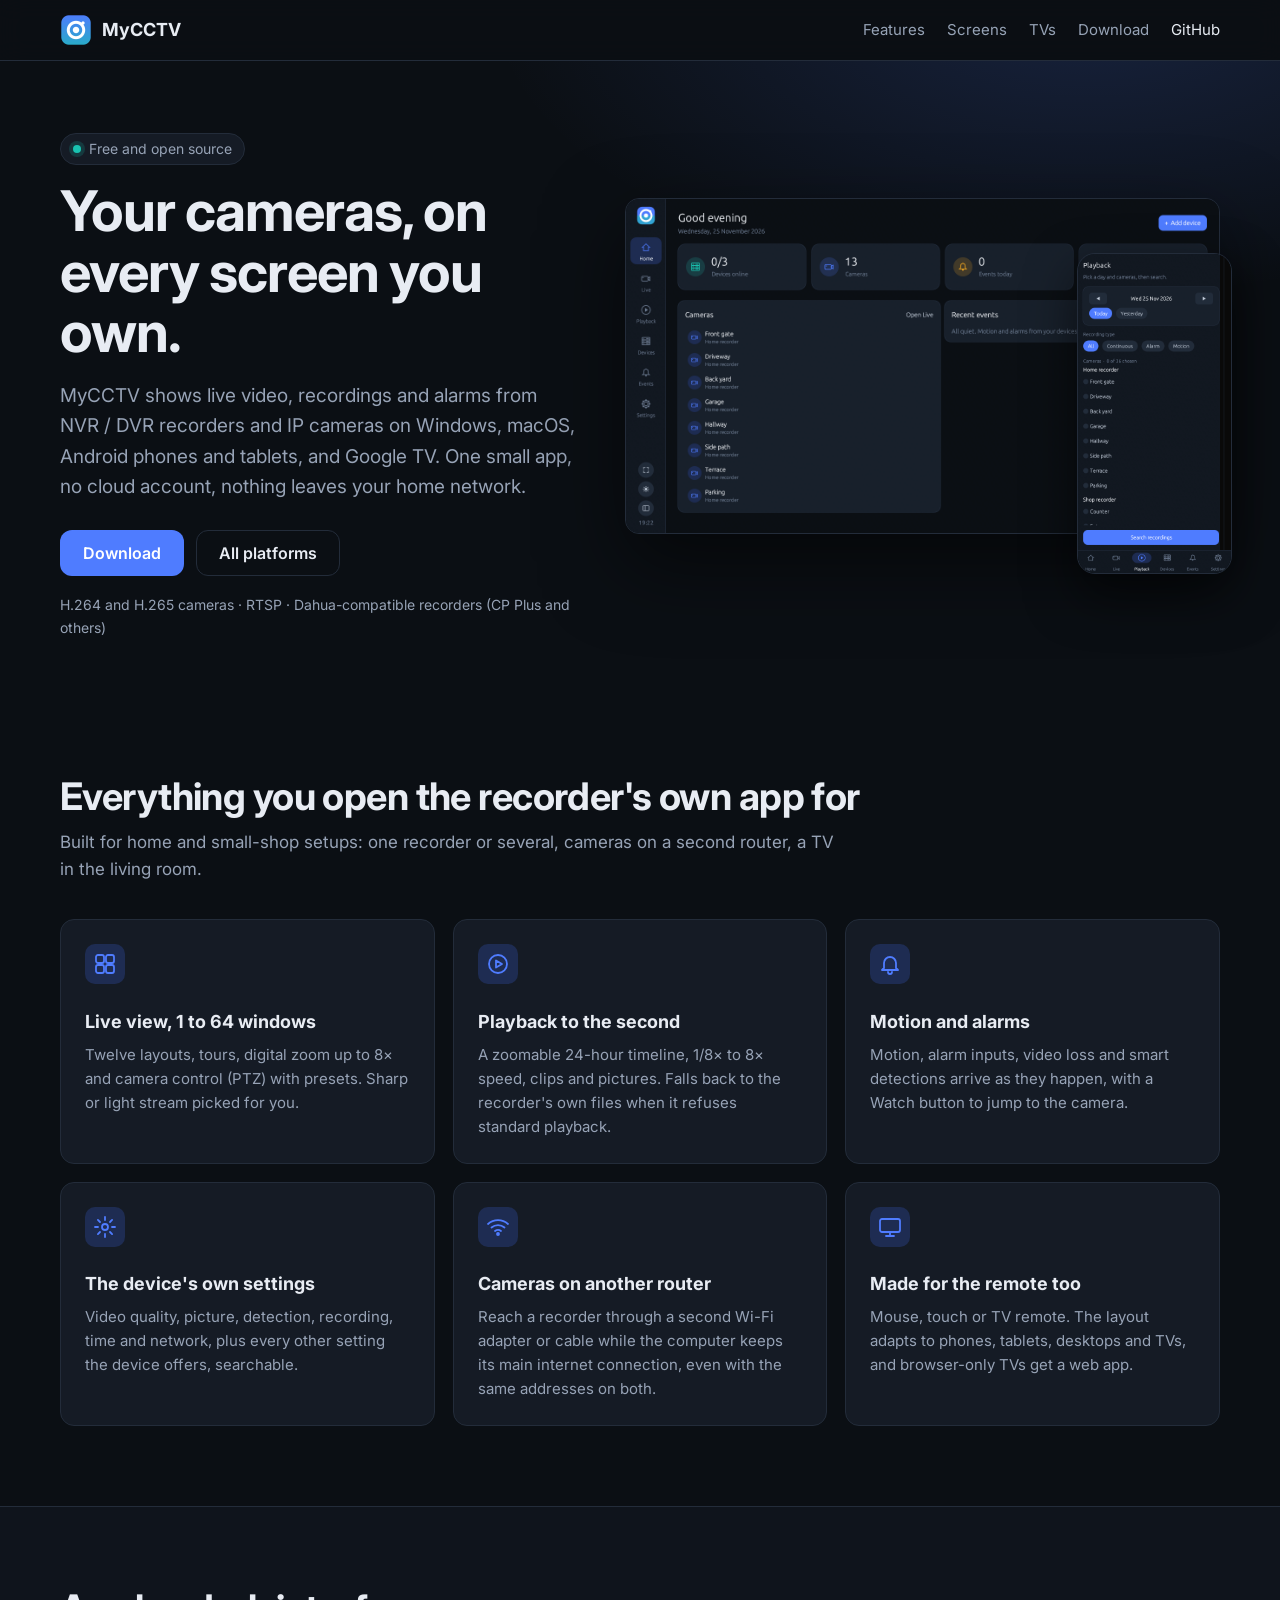
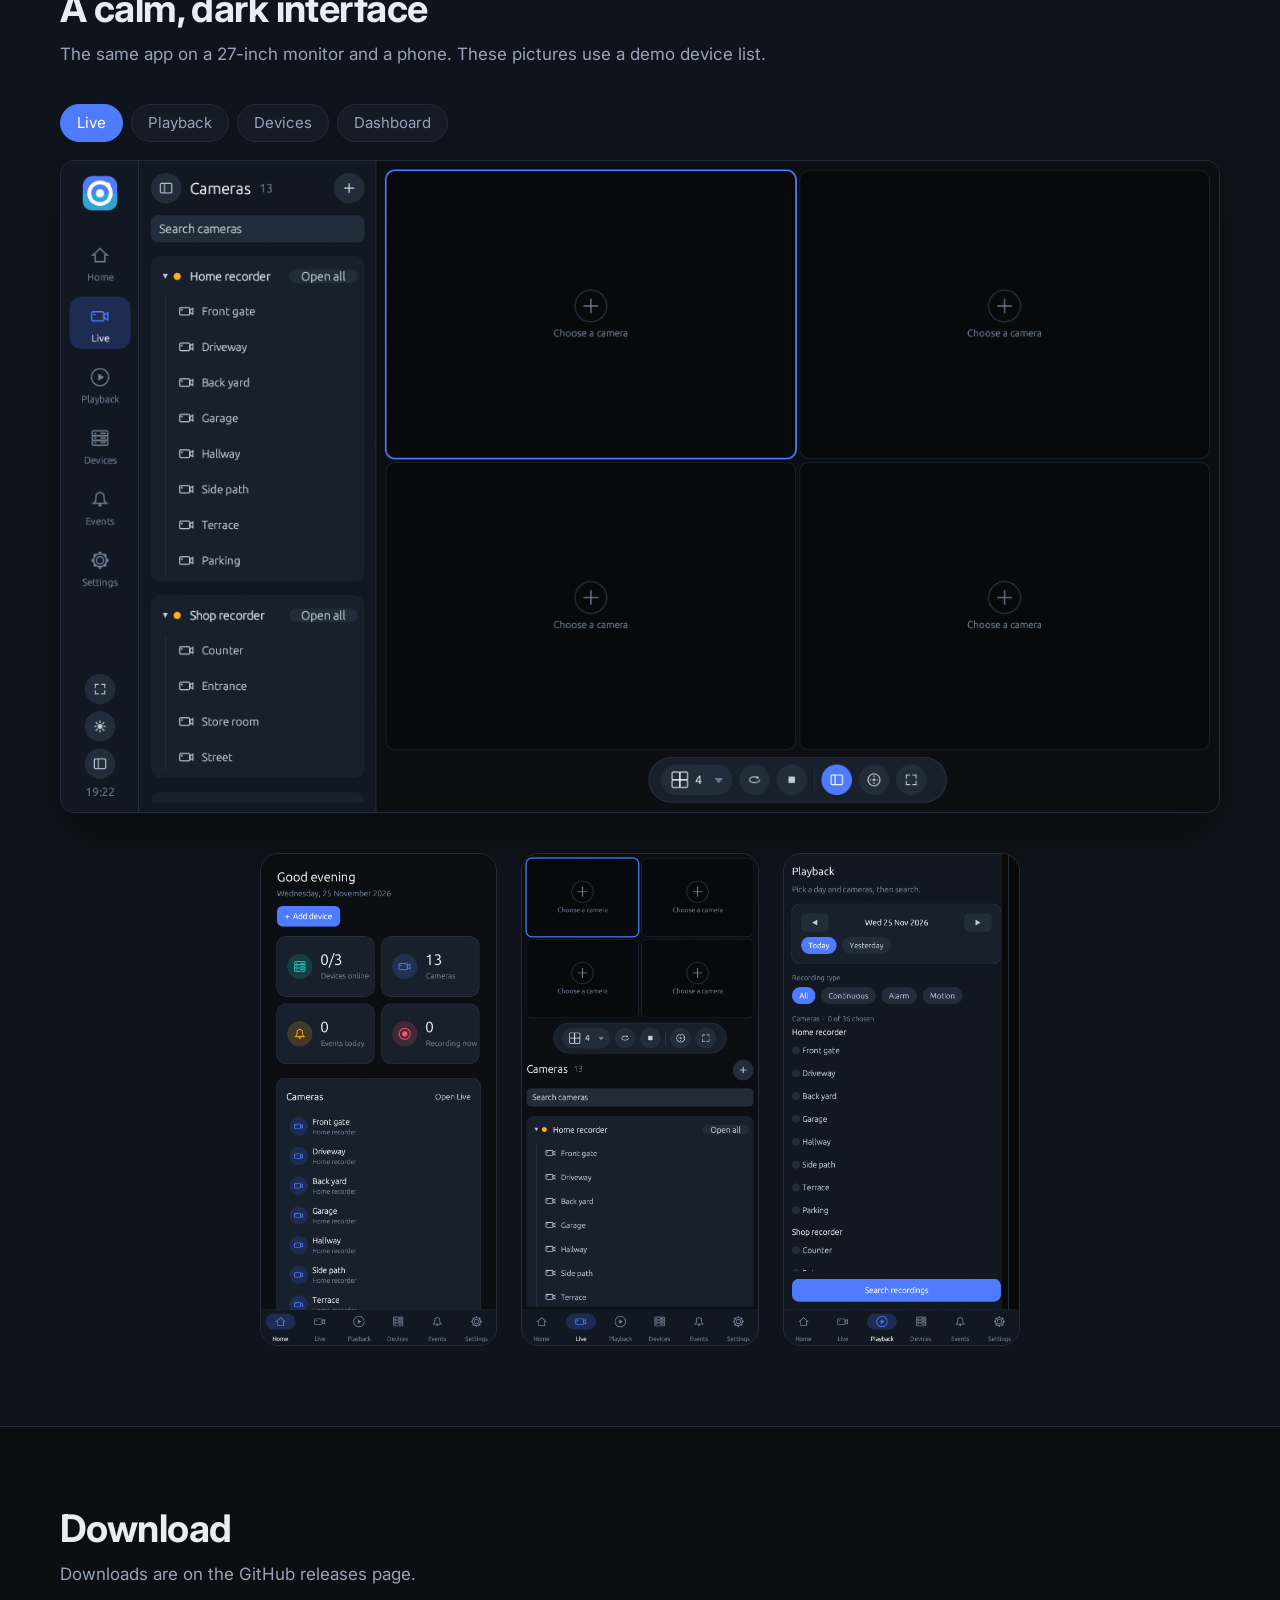
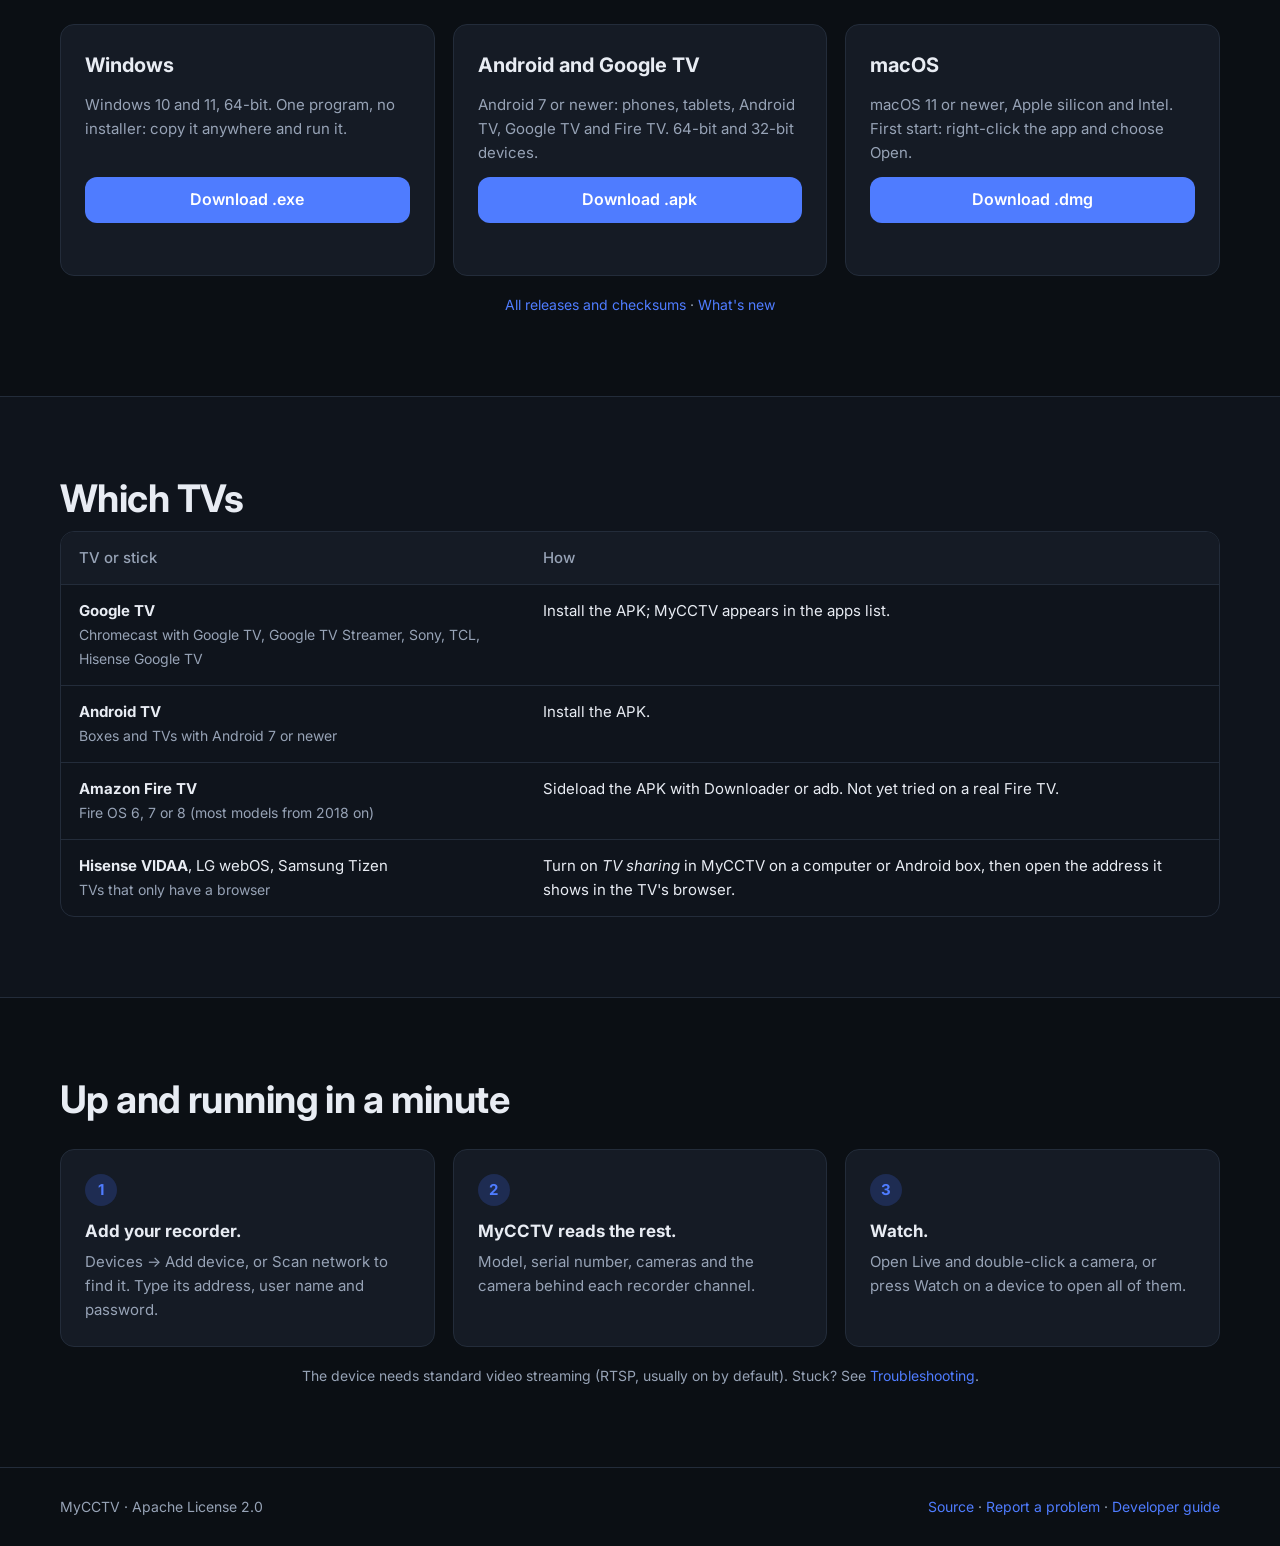
<file: site/index.html>
<!doctype html>
<html lang="en">
<head>
  <meta charset="utf-8">
  <meta name="viewport" content="width=device-width, initial-scale=1">
  <title>MyCCTV — camera and recorder viewer</title>
  <meta name="description" content="Watch your NVR, DVR and IP cameras live, play back recordings and get alarms on Windows, macOS, Android phones and Google TV. Free and open source.">
  <meta name="theme-color" content="#0B0F14">
  <meta property="og:title" content="MyCCTV — camera and recorder viewer">
  <meta property="og:description" content="Live view, playback and alarms for NVR/DVR recorders and IP cameras on Windows, macOS, Android and Google TV.">
  <meta property="og:image" content="img/desktop-home.png">
  <link rel="icon" type="image/png" href="img/icon.png">
  <link rel="preconnect" href="https://fonts.googleapis.com">
  <link rel="preconnect" href="https://fonts.gstatic.com" crossorigin>
  <link href="https://fonts.googleapis.com/css2?family=Inter:wght@400;500;600;700&display=swap" rel="stylesheet">
  <link rel="stylesheet" href="style.css">
</head>
<body>
  <header class="nav">
    <div class="wrap nav-row">
      <a class="brand" href="#top"><img src="img/icon.png" alt="" width="32" height="32"> MyCCTV</a>
      <nav class="nav-links" aria-label="Sections">
        <a href="#features">Features</a>
        <a href="#screens">Screens</a>
        <a href="#tvs">TVs</a>
        <a href="#download">Download</a>
        <a href="https://github.com/toolsbyjs/My_CCTV_Viewer" class="gh">GitHub</a>
      </nav>
    </div>
  </header>

  <main id="top">
    <section class="hero">
      <div class="wrap hero-grid">
        <div class="hero-copy">
          <p class="eyebrow"><span class="dot"></span> Free and open source</p>
          <h1>Your cameras, on every screen you own.</h1>
          <p class="lead">MyCCTV shows live video, recordings and alarms from NVR / DVR recorders and IP cameras on
            Windows, macOS, Android phones and tablets, and Google TV. One small app, no cloud account, nothing leaves your home network.</p>
          <div class="cta">
            <a class="btn primary" id="main-download" href="#download">Download</a>
            <a class="btn ghost" href="#download">All platforms</a>
          </div>
          <p class="fine" id="version-line">H.264 and H.265 cameras · RTSP · Dahua-compatible recorders (CP Plus and others)</p>
        </div>
        <div class="hero-shot">
          <img class="shot-desktop" src="img/desktop-home.png" alt="MyCCTV dashboard on a computer: devices online, cameras and recent events" width="1366" height="768">
          <img class="shot-phone" src="img/phone-playback.png" alt="MyCCTV playback search on a phone" width="412" height="860">
        </div>
      </div>
    </section>

    <section id="features" class="section">
      <div class="wrap">
        <h2>Everything you open the recorder's own app for</h2>
        <p class="section-lead">Built for home and small-shop setups: one recorder or several, cameras on a second router, a TV in the living room.</p>
        <div class="features">
          <article class="card">
            <svg viewBox="0 0 24 24" aria-hidden="true"><rect x="3" y="3" width="8" height="8" rx="2"/><rect x="13" y="3" width="8" height="8" rx="2"/><rect x="3" y="13" width="8" height="8" rx="2"/><rect x="13" y="13" width="8" height="8" rx="2"/></svg>
            <h3>Live view, 1 to 64 windows</h3>
            <p>Twelve layouts, tours, digital zoom up to 8× and camera control (PTZ) with presets. Sharp or light stream picked for you.</p>
          </article>
          <article class="card">
            <svg viewBox="0 0 24 24" aria-hidden="true"><circle cx="12" cy="12" r="9"/><path d="M10 8.5v7l6-3.5z"/></svg>
            <h3>Playback to the second</h3>
            <p>A zoomable 24-hour timeline, 1/8× to 8× speed, clips and pictures. Falls back to the recorder's own files when it refuses standard playback.</p>
          </article>
          <article class="card">
            <svg viewBox="0 0 24 24" aria-hidden="true"><path d="M6 16V11a6 6 0 0 1 12 0v5l2 2H4z"/><path d="M10 20a2 2 0 0 0 4 0"/></svg>
            <h3>Motion and alarms</h3>
            <p>Motion, alarm inputs, video loss and smart detections arrive as they happen, with a Watch button to jump to the camera.</p>
          </article>
          <article class="card">
            <svg viewBox="0 0 24 24" aria-hidden="true"><circle cx="12" cy="12" r="3"/><path d="M12 2v3M12 19v3M2 12h3M19 12h3M4.9 4.9l2.1 2.1M17 17l2.1 2.1M4.9 19.1 7 17M17 7l2.1-2.1"/></svg>
            <h3>The device's own settings</h3>
            <p>Video quality, picture, detection, recording, time and network, plus every other setting the device offers, searchable.</p>
          </article>
          <article class="card">
            <svg viewBox="0 0 24 24" aria-hidden="true"><path d="M2 9a15 15 0 0 1 20 0"/><path d="M5.5 12.5a10 10 0 0 1 13 0"/><path d="M9 16a5 5 0 0 1 6 0"/><circle cx="12" cy="19" r="1"/></svg>
            <h3>Cameras on another router</h3>
            <p>Reach a recorder through a second Wi-Fi adapter or cable while the computer keeps its main internet connection, even with the same addresses on both.</p>
          </article>
          <article class="card">
            <svg viewBox="0 0 24 24" aria-hidden="true"><rect x="2" y="4" width="20" height="13" rx="2"/><path d="M8 21h8M12 17v4"/></svg>
            <h3>Made for the remote too</h3>
            <p>Mouse, touch or TV remote. The layout adapts to phones, tablets, desktops and TVs, and browser-only TVs get a web app.</p>
          </article>
        </div>
      </div>
    </section>

    <section id="screens" class="section alt">
      <div class="wrap">
        <h2>A calm, dark interface</h2>
        <p class="section-lead">The same app on a 27-inch monitor and a phone. These pictures use a demo device list.</p>
        <div class="tabs" role="tablist" aria-label="Screens">
          <button role="tab" aria-selected="true" data-shot="desktop-live">Live</button>
          <button role="tab" aria-selected="false" data-shot="desktop-playback">Playback</button>
          <button role="tab" aria-selected="false" data-shot="desktop-devices">Devices</button>
          <button role="tab" aria-selected="false" data-shot="desktop-home">Dashboard</button>
        </div>
        <figure class="gallery">
          <img id="gallery-img" src="img/desktop-live.png" alt="Live view with four windows and the camera list" width="1366" height="768">
        </figure>
        <div class="phones">
          <img src="img/phone-home.png" alt="Dashboard on a phone" width="412" height="860" loading="lazy">
          <img src="img/phone-live.png" alt="Live view on a phone" width="412" height="860" loading="lazy">
          <img src="img/phone-playback.png" alt="Playback on a phone" width="412" height="860" loading="lazy">
        </div>
      </div>
    </section>

    <section id="download" class="section">
      <div class="wrap">
        <h2>Download</h2>
        <p class="section-lead" id="release-line">The newest release from GitHub.</p>
        <div class="downloads">
          <article class="dl" data-kind="windows">
            <h3>Windows</h3>
            <p>Windows 10 and 11, 64-bit. One program, no installer: copy it anywhere and run it.</p>
            <a class="btn primary" href="https://github.com/toolsbyjs/My_CCTV_Viewer/releases/latest">Download .exe</a>
            <span class="meta"></span>
          </article>
          <article class="dl" data-kind="android">
            <h3>Android and Google TV</h3>
            <p>Android 7 or newer: phones, tablets, Android TV, Google TV and Fire TV. 64-bit and 32-bit devices.</p>
            <a class="btn primary" href="https://github.com/toolsbyjs/My_CCTV_Viewer/releases/latest">Download .apk</a>
            <span class="meta"></span>
          </article>
          <article class="dl" data-kind="macos">
            <h3>macOS</h3>
            <p>macOS 11 or newer, Apple silicon and Intel. First start: right-click the app and choose Open.</p>
            <a class="btn primary" href="https://github.com/toolsbyjs/My_CCTV_Viewer/releases/latest">Download .dmg</a>
            <span class="meta"></span>
          </article>
        </div>
        <p class="fine center"><a href="https://github.com/toolsbyjs/My_CCTV_Viewer/releases">All releases and checksums</a> ·
          <a href="https://github.com/toolsbyjs/My_CCTV_Viewer/blob/main/CHANGELOG.md">What's new</a></p>
      </div>
    </section>

    <section id="tvs" class="section alt">
      <div class="wrap">
        <h2>Which TVs</h2>
        <div class="table-wrap">
          <table>
            <thead><tr><th>TV or stick</th><th>How</th></tr></thead>
            <tbody>
              <tr><td><strong>Google TV</strong><br><span>Chromecast with Google TV, Google TV Streamer, Sony, TCL, Hisense Google TV</span></td><td>Install the APK; MyCCTV appears in the apps list.</td></tr>
              <tr><td><strong>Android TV</strong><br><span>Boxes and TVs with Android 7 or newer</span></td><td>Install the APK.</td></tr>
              <tr><td><strong>Amazon Fire TV</strong><br><span>Fire OS 6, 7 or 8 (most models from 2018 on)</span></td><td>Sideload the APK with Downloader or adb. Not yet tried on a real Fire TV.</td></tr>
              <tr><td><strong>Hisense VIDAA</strong>, LG webOS, Samsung Tizen<br><span>TVs that only have a browser</span></td><td>Turn on <em>TV sharing</em> in MyCCTV on a computer or Android box, then open the address it shows in the TV's browser.</td></tr>
            </tbody>
          </table>
        </div>
      </div>
    </section>

    <section class="section">
      <div class="wrap">
        <h2>Up and running in a minute</h2>
        <ol class="steps">
          <li><strong>Add your recorder.</strong> Devices → Add device, or Scan network to find it. Type its address, user name and password.</li>
          <li><strong>MyCCTV reads the rest.</strong> Model, serial number, cameras and the camera behind each recorder channel.</li>
          <li><strong>Watch.</strong> Open Live and double-click a camera, or press Watch on a device to open all of them.</li>
        </ol>
        <p class="fine center">The device needs standard video streaming (RTSP, usually on by default).
          Stuck? See <a href="https://github.com/toolsbyjs/My_CCTV_Viewer/blob/main/TROUBLESHOOTING.md">Troubleshooting</a>.</p>
      </div>
    </section>
  </main>

  <footer class="footer">
    <div class="wrap footer-row">
      <span>MyCCTV · Apache License 2.0</span>
      <span><a href="https://github.com/toolsbyjs/My_CCTV_Viewer">Source</a> ·
        <a href="https://github.com/toolsbyjs/My_CCTV_Viewer/issues">Report a problem</a> ·
        <a href="https://github.com/toolsbyjs/My_CCTV_Viewer/blob/main/DEV_GUIDE.md">Developer guide</a></span>
    </div>
  </footer>
  <script src="app.js"></script>
</body>
</html>
</file>
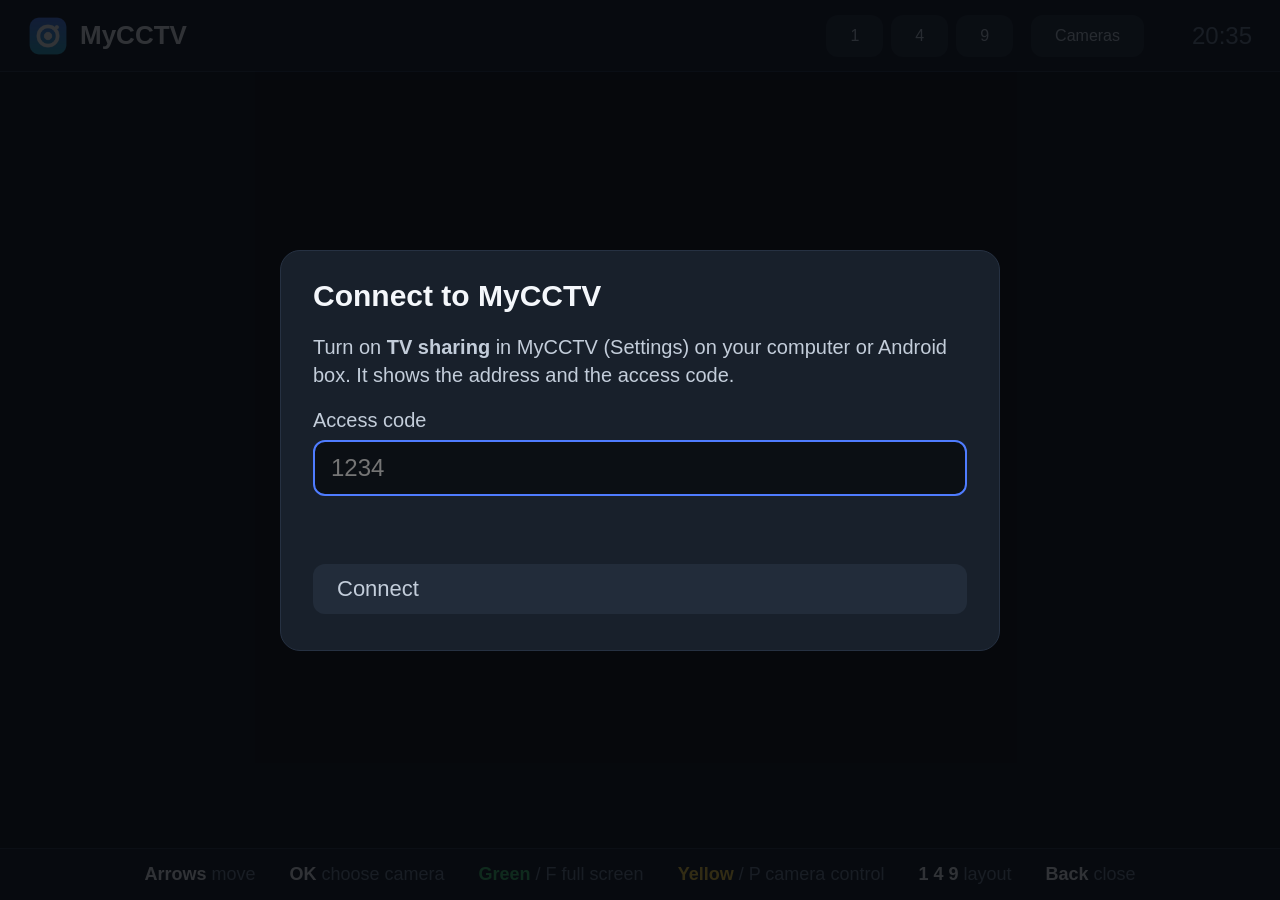
<file: vidaa/index.html>
<!DOCTYPE html>
<html lang="en">
<head>
<meta charset="utf-8">
<meta name="viewport" content="width=device-width, initial-scale=1">
<title>MyCCTV</title>
<link rel="icon" href="icon.png">
<link rel="stylesheet" href="style.css">
</head>
<body>
<div id="top">
  <div class="brand"><img src="icon.png" alt=""><span>MyCCTV</span></div>
  <div id="layouts">
    <button class="lay" data-n="1">1</button>
    <button class="lay" data-n="4">4</button>
    <button class="lay" data-n="9">9</button>
  </div>
  <button id="btnCams">Cameras</button>
  <div id="clock"></div>
</div>

<div id="wall"></div>

<div id="hint">
  <span><b>Arrows</b> move</span>
  <span><b>OK</b> choose camera</span>
  <span><b class="g">Green</b> / F full screen</span>
  <span><b class="y">Yellow</b> / P camera control</span>
  <span><b>1 4 9</b> layout</span>
  <span><b>Back</b> close</span>
</div>

<div id="picker" class="overlay hidden">
  <div class="panel">
    <h2>Choose a camera</h2>
    <div id="camlist"></div>
    <button id="btnClear" class="item">Empty this window</button>
  </div>
</div>

<div id="setup" class="overlay hidden">
  <div class="panel">
    <h2>Connect to MyCCTV</h2>
    <p>Turn on <b>TV sharing</b> in MyCCTV (Settings) on your computer or Android box. It shows the address and the access code.</p>
    <label id="serverRow">Address <input id="server" type="text" placeholder="http://192.168.1.36:8090"></label>
    <label>Access code <input id="key" type="text" inputmode="numeric" placeholder="1234"></label>
    <p id="setupError" class="err"></p>
    <button id="btnConnect" class="item">Connect</button>
  </div>
</div>

<div id="ptz" class="hidden">Camera control: <b>arrows</b> move, <b>1</b>/<b>3</b> zoom out/in, <b>Back</b> to finish</div>

<script src="app.js"></script>
</body>
</html>
</file>
<file: site/style.css>
/* MyCCTV website. Colours follow the app's "Midnight" theme (src/theme.rs). */
:root {
  --bg: #0B0F14;
  --bg-alt: #0F141C;
  --card: #151B25;
  --card-hi: #1A2230;
  --border: #232C3A;
  --text: #E8ECF3;
  --dim: #97A3B6;
  --accent: #4F7CFF;
  --accent-soft: #1E2C52;
  --live: #19C3B1;
  --radius: 14px;
  color-scheme: dark;
}

* { box-sizing: border-box; }
html { scroll-behavior: smooth; }
body {
  overflow-wrap: anywhere;
  margin: 0;
  background: var(--bg);
  color: var(--text);
  font: 16px/1.6 "Inter", system-ui, -apple-system, "Segoe UI", Roboto, sans-serif;
  -webkit-font-smoothing: antialiased;
}
img { max-width: 100%; height: auto; display: block; }
a { color: var(--accent); text-decoration: none; }
a:hover { text-decoration: underline; }
.wrap { width: min(1160px, 100% - 32px); margin-inline: auto; }

/* Navigation */
.nav {
  position: sticky; top: 0; z-index: 10;
  background: rgba(11, 15, 20, .82);
  backdrop-filter: blur(12px);
  border-bottom: 1px solid var(--border);
}
.nav-row { display: flex; align-items: center; justify-content: space-between; height: 60px; gap: 16px; }
.brand { display: flex; align-items: center; gap: 10px; color: var(--text); font-weight: 700; font-size: 18px; }
.brand:hover { text-decoration: none; }
.brand img { border-radius: 8px; }
.nav-links { display: flex; gap: 22px; font-size: 15px; }
.nav-links a { color: var(--dim); }
.nav-links a:hover { color: var(--text); text-decoration: none; }
.nav-links .gh { color: var(--text); }

/* Hero */
.hero { padding: 72px 0 56px; background: radial-gradient(1000px 500px at 85% -10%, rgba(79, 124, 255, .18), transparent 60%); }
.hero-grid { display: grid; grid-template-columns: minmax(0, 1fr) minmax(0, 1.15fr); gap: 48px; align-items: center; }
.eyebrow { display: inline-flex; align-items: center; gap: 8px; margin: 0 0 16px; padding: 4px 12px; border-radius: 99px;
  background: var(--card); border: 1px solid var(--border); color: var(--dim); font-size: 14px; }
.dot { width: 8px; height: 8px; border-radius: 50%; background: var(--live); box-shadow: 0 0 0 4px rgba(25, 195, 177, .18); }
h1 { font-size: clamp(36px, 5vw, 56px); line-height: 1.08; letter-spacing: -.02em; margin: 0 0 18px; }
.lead { font-size: 19px; color: var(--dim); margin: 0 0 28px; max-width: 34em; }
.cta { display: flex; gap: 12px; flex-wrap: wrap; }
.btn { display: inline-flex; align-items: center; justify-content: center; gap: 8px; height: 46px; padding: 0 22px;
  border-radius: 12px; font-weight: 600; font-size: 16px; border: 1px solid transparent; transition: background .15s, border-color .15s; }
.btn:hover { text-decoration: none; }
.btn.primary { background: var(--accent); color: #fff; }
.btn.primary:hover { background: #6A90FF; }
.btn.ghost { background: transparent; color: var(--text); border-color: var(--border); }
.btn.ghost:hover { border-color: var(--accent); }
.fine { color: var(--dim); font-size: 14px; margin: 18px 0 0; }
.center { text-align: center; }

.hero-shot { position: relative; padding-bottom: 40px; }
.shot-desktop { border-radius: var(--radius); border: 1px solid var(--border); box-shadow: 0 30px 80px rgba(0, 0, 0, .55); }
.shot-phone { position: absolute; right: -12px; bottom: 0; width: 26%; border-radius: 18px; border: 1px solid var(--border);
  box-shadow: 0 20px 50px rgba(0, 0, 0, .6); }

/* Sections */
.section { padding: 80px 0; }
.section.alt { background: var(--bg-alt); border-block: 1px solid var(--border); }
h2 { font-size: clamp(28px, 3.4vw, 38px); letter-spacing: -.015em; margin: 0 0 10px; line-height: 1.15; }
.section-lead { color: var(--dim); margin: 0 0 36px; max-width: 46em; font-size: 17px; }

.features { display: grid; grid-template-columns: repeat(3, 1fr); gap: 18px; }
.card { background: var(--card); border: 1px solid var(--border); border-radius: var(--radius); padding: 24px; }
.card svg { width: 40px; height: 40px; padding: 8px; border-radius: 10px; background: var(--accent-soft);
  fill: none; stroke: var(--accent); stroke-width: 1.8; stroke-linecap: round; stroke-linejoin: round; }
.card h3 { margin: 16px 0 6px; font-size: 18px; }
.card p { margin: 0; color: var(--dim); font-size: 15px; }

/* Screens */
.tabs { display: flex; gap: 8px; flex-wrap: wrap; margin-bottom: 18px; }
.tabs button { font: inherit; font-size: 15px; color: var(--dim); background: var(--card); border: 1px solid var(--border);
  border-radius: 99px; padding: 6px 16px; cursor: pointer; }
.tabs button[aria-selected="true"] { background: var(--accent); border-color: var(--accent); color: #fff; }
.tabs button:focus-visible { outline: 2px solid var(--accent); outline-offset: 2px; }
.gallery { margin: 0; }
.gallery img { border-radius: var(--radius); border: 1px solid var(--border); box-shadow: 0 24px 60px rgba(0, 0, 0, .45); }
.phones { display: grid; grid-template-columns: repeat(3, 1fr); gap: 24px; max-width: 760px; margin: 40px auto 0; }
.phones img { border-radius: 18px; border: 1px solid var(--border); }

/* Downloads */
.downloads { display: grid; grid-template-columns: repeat(3, 1fr); gap: 18px; }
.dl { background: var(--card); border: 1px solid var(--border); border-radius: var(--radius); padding: 24px;
  display: flex; flex-direction: column; gap: 12px; }
.dl.suggested { border-color: var(--accent); background: var(--card-hi); }
.dl h3 { margin: 0; font-size: 20px; }
.dl p { margin: 0; color: var(--dim); font-size: 15px; flex: 1; }
.dl .meta { color: var(--dim); font-size: 13px; min-height: 1.2em; font-variant-numeric: tabular-nums; }
.dl.missing .btn { background: var(--card-hi); color: var(--dim); }

/* TVs */
.table-wrap { overflow-x: auto; border: 1px solid var(--border); border-radius: var(--radius); }
table { width: 100%; border-collapse: collapse; font-size: 15px; }
th, td { text-align: left; padding: 14px 18px; border-bottom: 1px solid var(--border); vertical-align: top; }
th { color: var(--dim); font-weight: 500; background: var(--card); }
tr:last-child td { border-bottom: 0; }
td span { color: var(--dim); font-size: 14px; }

/* Steps */
.steps { counter-reset: s; list-style: none; padding: 0; margin: 28px 0 0; display: grid; grid-template-columns: repeat(3, 1fr); gap: 18px; }
.steps li { counter-increment: s; background: var(--card); border: 1px solid var(--border); border-radius: var(--radius);
  padding: 24px; color: var(--dim); font-size: 15px; }
.steps li::before { content: counter(s); display: grid; place-items: center; width: 32px; height: 32px; margin-bottom: 12px;
  border-radius: 50%; background: var(--accent-soft); color: var(--accent); font-weight: 700; }
.steps strong { color: var(--text); display: block; margin-bottom: 4px; font-size: 17px; }

.footer { border-top: 1px solid var(--border); padding: 28px 0; color: var(--dim); font-size: 14px; }
.footer-row { display: flex; justify-content: space-between; gap: 12px; flex-wrap: wrap; }

@media (max-width: 900px) {
  .hero { padding-top: 48px; }
  .hero-grid { grid-template-columns: minmax(0, 1fr); }
  .features, .downloads, .steps { grid-template-columns: repeat(2, minmax(0, 1fr)); }
}
@media (max-width: 620px) {
  .nav-links a:not(.gh) { display: none; }
  .features, .downloads, .steps { grid-template-columns: minmax(0, 1fr); }
  .section { padding: 56px 0; }
  .lead { font-size: 17px; }
  .phones { gap: 12px; }
  .shot-phone { right: 0; }
}
@media (prefers-reduced-motion: reduce) { html { scroll-behavior: auto; } }
</file>
<file: vidaa/style.css>
/* MyCCTV TV app: 10-foot screen, dark "Midnight" colours, big focus rings for remotes. */
* { box-sizing: border-box; }
html, body { margin: 0; height: 100%; background: #0b0f14; color: #c3cdda; font-family: "Segoe UI", Roboto, Arial, sans-serif; overflow: hidden; }
button { font: inherit; color: inherit; background: #222c3a; border: 2px solid transparent; border-radius: 12px; padding: 10px 22px; cursor: pointer; }
button:focus, button.focus { outline: none; border-color: #4f7cff; background: #2a3647; color: #fff; }
button.on { background: #4f7cff; color: #fff; }

#top { position: fixed; left: 0; right: 0; top: 0; height: 72px; display: flex; align-items: center; gap: 18px; padding: 0 28px; background: #121821; border-bottom: 1px solid #263142; }
.brand { display: flex; align-items: center; gap: 12px; font-size: 26px; color: #f4f7fb; font-weight: 600; margin-right: auto; }
.brand img { width: 40px; height: 40px; }
#layouts { display: flex; gap: 8px; }
#clock { font-size: 24px; color: #6f7e94; min-width: 90px; text-align: right; }

#wall { position: fixed; left: 16px; right: 16px; top: 88px; bottom: 64px; display: grid; gap: 8px; }
.tile { position: relative; background: #07090c; border: 3px solid #1a222e; border-radius: 12px; overflow: hidden; display: flex; align-items: center; justify-content: center; }
.tile.sel { border-color: #4f7cff; }
.tile.ptz { border-color: #ffb020; }
.tile img { width: 100%; height: 100%; object-fit: contain; display: block; }
.tile .name { position: absolute; left: 12px; top: 10px; background: rgba(0,0,0,.6); color: #fff; padding: 4px 12px; border-radius: 14px; font-size: 18px; }
.tile .name i { font-style: normal; background: #19c3b1; border-radius: 10px; padding: 1px 8px; margin-right: 8px; font-size: 14px; }
.tile .empty { color: #6f7e94; font-size: 22px; text-align: center; }
.tile .empty b { display: block; font-size: 56px; color: #263142; }
.tile .msg { position: absolute; bottom: 12px; left: 12px; right: 12px; text-align: center; color: #ffb020; font-size: 18px; }
#wall.full .tile:not(.sel) { display: none; }
#wall.full .tile.sel { grid-column: 1 / -1; grid-row: 1 / -1; }

#hint { position: fixed; left: 0; right: 0; bottom: 0; height: 52px; display: flex; gap: 34px; align-items: center; justify-content: center; font-size: 18px; color: #6f7e94; background: #121821; border-top: 1px solid #263142; }
#hint b { color: #f4f7fb; }
#hint b.g { color: #3cc86e; }
#hint b.y { color: #ffd23f; }

.overlay { position: fixed; top: 0; left: 0; right: 0; bottom: 0; background: rgba(5,8,12,.82); display: flex; align-items: center; justify-content: center; z-index: 10; }
.hidden { display: none !important; }
.panel { width: 720px; max-width: 90vw; max-height: 82vh; overflow: auto; background: #18202b; border: 1px solid #263142; border-radius: 20px; padding: 28px 32px; }
.panel h2 { margin: 0 0 16px; color: #f4f7fb; font-weight: 600; font-size: 30px; }
.panel p { font-size: 20px; line-height: 1.4; }
.panel label { display: block; font-size: 20px; margin: 14px 0; }
.panel input { display: block; width: 100%; margin-top: 8px; font-size: 24px; padding: 12px 16px; border-radius: 12px; border: 2px solid #263142; background: #0b0f14; color: #fff; }
.panel input:focus { outline: none; border-color: #4f7cff; }
.item { display: block; width: 100%; text-align: left; margin: 8px 0; font-size: 22px; }
.group { margin: 18px 0 6px; color: #6f7e94; font-size: 18px; text-transform: uppercase; letter-spacing: .05em; }
.err { color: #ff5470; min-height: 1.4em; }

#ptz { position: fixed; left: 50%; transform: translateX(-50%); bottom: 70px; background: #ffb020; color: #111; padding: 10px 24px; border-radius: 24px; font-size: 20px; z-index: 5; }
</file>
